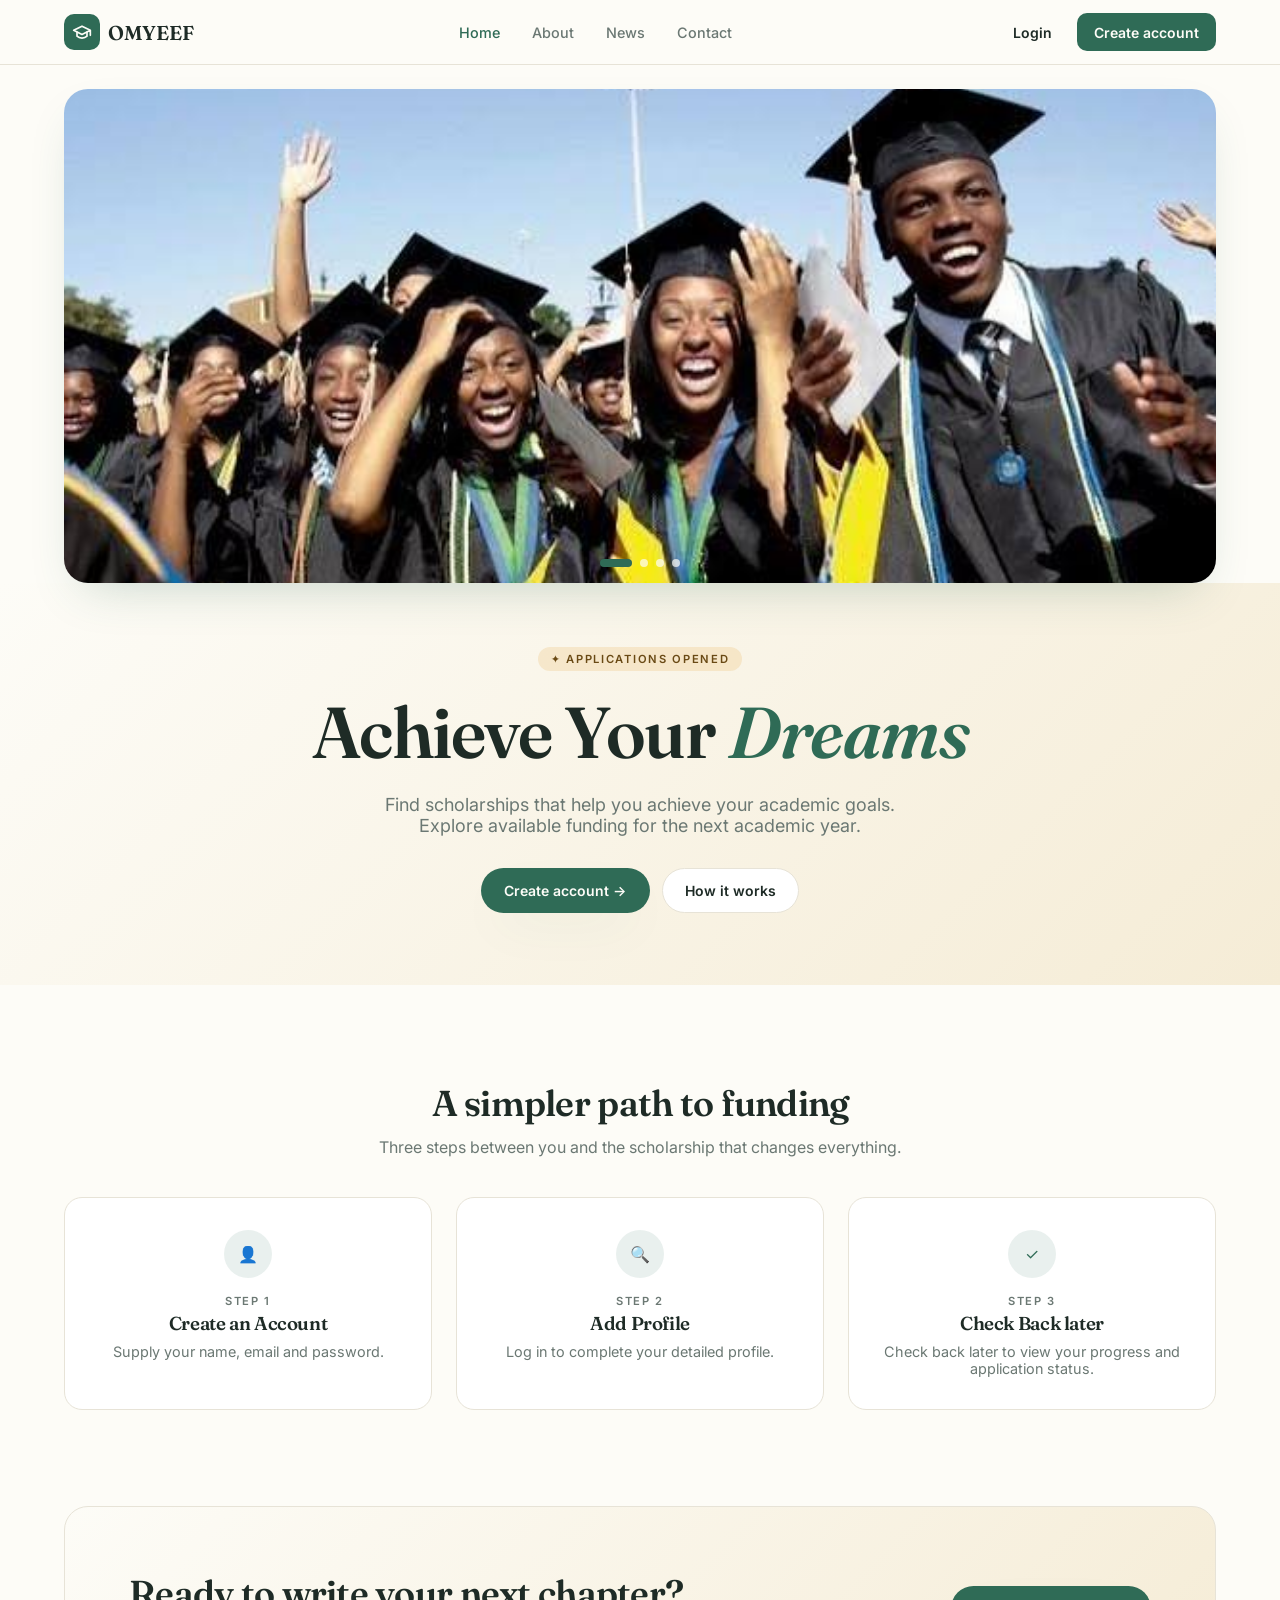
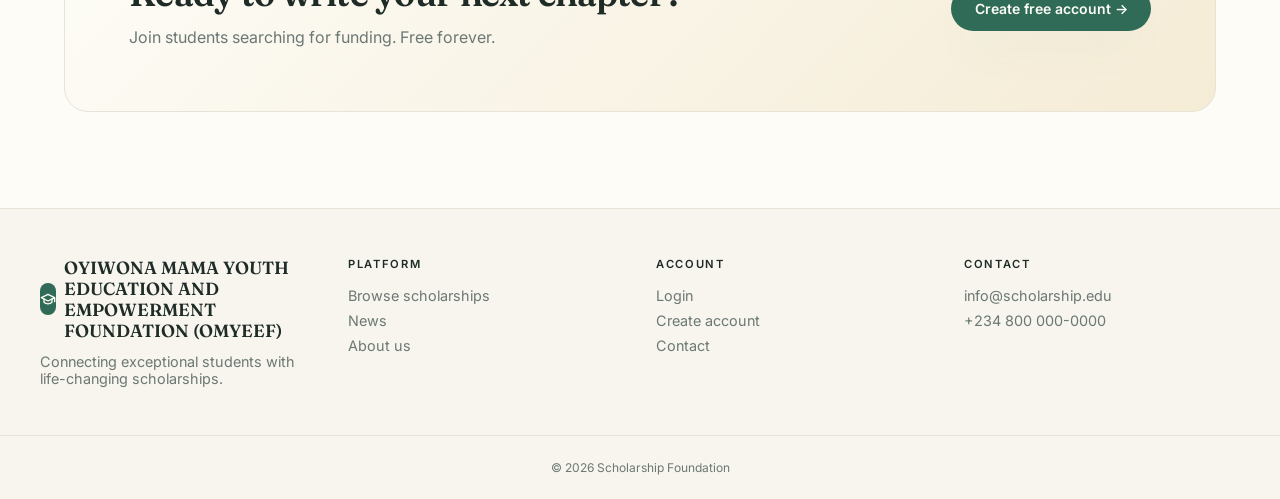
<file: index.html>
<!doctype html>
<html lang="en">
<head>
<meta charset="utf-8" />
<meta name="viewport" content="width=device-width, initial-scale=1" />
<title>OMYEEF</title>
<meta name="description" content="Discover, apply and win life-changing scholarships. Over $15M in funding available for the next academic year." />
<link rel="preconnect" href="https://fonts.googleapis.com" />
<link rel="preconnect" href="https://fonts.gstatic.com" crossorigin />
<link rel="stylesheet" href="https://fonts.googleapis.com/css2?family=Fraunces:opsz,wght@9..144,400;9..144,500;9..144,600;9..144,700&family=Inter:wght@400;500;600;700&display=swap" />
<link rel="stylesheet" href="styles.css" />
</head>
<body>
<header class="header">
  <div class="container header-inner">
    <a href="index.html" class="brand">
      <span class="brand-mark">
        <svg width="20" height="20" viewBox="0 0 24 24" fill="none" stroke="currentColor" stroke-width="2" stroke-linecap="round" stroke-linejoin="round"><path d="M22 10v6M2 10l10-5 10 5-10 5z"/><path d="M6 12v5c3 3 9 3 12 0v-5"/></svg>
      </span>
      <span class="brand-name">OMYEEF</span>
    </a>
    <nav class="nav-desktop" data-nav>
      <a href="index.html">Home</a>
      <a href="about.html">About</a>
      <a href="news.html">News</a>
      <a href="contact.html">Contact</a>
    </nav>
    <div class="header-cta">
      <a href="login.html" class="btn btn-ghost">Login</a>
      <a href="signup.html" class="btn btn-primary">Create account</a>
    </div>
    <button class="menu-toggle" data-menu-toggle aria-label="Open menu" aria-expanded="false">
      <svg class="icon-open" viewBox="0 0 24 24" fill="none" stroke="currentColor" stroke-width="2" stroke-linecap="round" stroke-linejoin="round"><line x1="3" y1="6" x2="21" y2="6"/><line x1="3" y1="12" x2="21" y2="12"/><line x1="3" y1="18" x2="21" y2="18"/></svg>
      <svg class="icon-close" viewBox="0 0 24 24" fill="none" stroke="currentColor" stroke-width="2" stroke-linecap="round" stroke-linejoin="round" style="display:none"><line x1="18" y1="6" x2="6" y2="18"/><line x1="6" y1="6" x2="18" y2="18"/></svg>
    </button>
  </div>
  <div class="nav-mobile" data-mobile-nav data-nav>
    <div class="container">
      <a href="index.html">Home</a>
      <a href="about.html">About</a>
      <a href="news.html">News</a>
      <a href="contact.html">Contact</a>
      <div class="nav-mobile-cta">
        <a href="login.html" class="btn btn-outline">Login</a>
        <a href="signup.html" class="btn btn-primary">Create account</a>
      </div>
    </div>
  </div>
</header>
<section class="carousel-section">
  <div class="container">
    <div class="carousel" data-carousel>
      <div class="carousel-track">
        <div class="carousel-slide"><img src="assets/hero-students.jpeg" alt="Students studying together in a bright library" /></div>
        <div class="carousel-slide"><img src="assets/hero-graduate.jpeg" alt="Smiling graduate in cap and gown" loading="lazy" /></div>
        <div class="carousel-slide"><img src="assets/hero-collab.jpeg" alt="International students collaborating on laptops" loading="lazy" /></div>
        <div class="carousel-slide"><img src="assets/hero.jpeg" alt="International students collaborating on laptops" loading="lazy" /></div>
      </div>
      <div class="carousel-dots"></div>
    </div>
  </div>
</section>
<section class="hero">
  <div class="container">
    <span class="badge">✦ Applications opened</span>
    <h1>Achieve Your <em>Dreams</em></h1>
    <p class="lead">Find scholarships that help you achieve your academic goals. Explore available funding for the next academic year.</p>
    <div class="hero-actions">
      <a href="signup.html" class="btn btn-primary btn-round">Create account →</a>
      <a href="about.html" class="btn btn-outline btn-round">How it works</a>
    </div>
    <!-- <div class="hero-trust">
      <div class="avatars">
        <span style="background:#e0b47a"></span>
        <span style="background:#7fb59f"></span>
        <span style="background:#c47b5a"></span>
        <span style="background:#8a9ac9"></span>
      </div>
      <p>Trusted by <strong>12,000+</strong> scholars worldwide</p>
    </div> -->
  </div>
</section>
<!-- <section class="container">
  <form class="search-bar" data-form>
    <label>🔍 <input placeholder="Field of study" /></label>
    <label>🌍 <input placeholder="Country" /></label>
    <label>🎓 <input placeholder="Degree level" /></label>
    <button type="submit">Search</button>
  </form>
</section> -->
<!-- <section class="container">
  <div class="stats">
    <div><div class="stat-value">$42M+</div><div class="stat-label">Total funding</div></div>
    <div><div class="stat-value">12,400</div><div class="stat-label">Students awarded</div></div>
    <div><div class="stat-value">180+</div><div class="stat-label">Partner universities</div></div>
    <div><div class="stat-value">94%</div><div class="stat-label">Completion rate</div></div>
  </div>
</section> -->
<section class="container section">
  <div style="text-align:center; margin-bottom: 2.5rem">
    <h2 style="font-size: clamp(1.75rem, 3vw, 2.25rem)">A simpler path to funding</h2>
    <p style="color:var(--muted); margin-top:.75rem">Three steps between you and the scholarship that changes everything.</p>
  </div>
  <div class="steps">
    <div class="step"><span class="icon-badge">👤</span><div class="kicker">Step 1</div><h3>Create an Account</h3><p style="color:var(--muted); font-size:.9rem; margin-top:.5rem">Supply your name, email and password.</p></div>
    <div class="step"><span class="icon-badge">🔍</span><div class="kicker">Step 2</div><h3>Add Profile</h3><p style="color:var(--muted); font-size:.9rem; margin-top:.5rem">Log in to complete your detailed profile.</p></div>
    <div class="step"><span class="icon-badge">✓</span><div class="kicker">Step 3</div><h3>Check Back later</h3><p style="color:var(--muted); font-size:.9rem; margin-top:.5rem">Check back later to view your progress and application status.</p></div>
  </div>
</section>
<!-- <section class="container section">
  <div class="section-head">
    <div>
      <h2>Featured opportunities</h2>
      <p>Curated awards with upcoming deadlines.</p>
    </div>
    <a href="#">View all →</a>
  </div>
  <div class="card-grid">
    <article class="card">
      <div class="card-head"><span class="icon-badge">🏆</span><span class="tag">Full tuition</span></div>
      <h3>Premium Grant</h3>
      <p class="desc">For undergraduates pursuing sustainable technology and engineering.</p>
      <div class="card-foot"><div><div class="value">100,000</div><div class="label">Award value</div></div><div style="text-align:right"><div class="value" style="font-size:.95rem">Oct 12</div><div class="label">Deadline</div></div></div>
    </article>
    <article class="card">
      <div class="card-head"><span class="icon-badge">🏆</span><span class="tag">New</span></div>
      <h3>Tuition Support</h3>
      <p class="desc">Financial support that covers part of your tuition and education expenses.</p>
      <div class="card-foot"><div><div class="value">25,500</div><div class="label">Award value</div></div><div style="text-align:right"><div class="value" style="font-size:.95rem">Nov 30</div><div class="label">Deadline</div></div></div>
    </article>
    <article class="card">
      <div class="card-head"><span class="icon-badge">🏆</span><span class="tag">Multi-year</span></div>
      <h3>Early Learners</h3>
      <p class="desc">Scholarships for orphans and less privileged children.</p>
      <div class="card-foot"><div><div class="value">15,000</div><div class="label">Award value</div></div><div style="text-align:right"><div class="value" style="font-size:.95rem">Dec 15</div><div class="label">Deadline</div></div></div>
    </article>
  </div>
</section> -->
<section class="container">
  <div class="cta">
    <div>
      <h2>Ready to write your next chapter?</h2>
      <p>Join students searching for funding. Free forever.</p>
    </div>
    <div class="actions"><a href="signup.html" class="btn btn-primary btn-round">Create free account →</a></div>
  </div>
</section>
<footer class="footer">
  <div class="container footer-grid">
    <div>
      <div class="brand"><span class="brand-mark" style="width:32px;height:32px"><svg width="16" height="16" viewBox="0 0 24 24" fill="none" stroke="currentColor" stroke-width="2" stroke-linecap="round" stroke-linejoin="round"><path d="M22 10v6M2 10l10-5 10 5-10 5z"/><path d="M6 12v5c3 3 9 3 12 0v-5"/></svg></span><span class="brand-name" style="font-size:1.1rem">OYIWONA MAMA YOUTH EDUCATION AND EMPOWERMENT FOUNDATION
(OMYEEF)</span></div>
      <p class="tagline">Connecting exceptional students with life-changing scholarships.</p>
    </div>
    <div><h4>Platform</h4><ul><li><a href="index.html">Browse scholarships</a></li><li><a href="news.html">News</a></li><li><a href="about.html">About us</a></li></ul></div>
    <div><h4>Account</h4><ul><li><a href="login.html">Login</a></li><li><a href="signup.html">Create account</a></li><li><a href="contact.html">Contact</a></li></ul></div>
    <div><h4>Contact</h4><ul><li>info@scholarship.edu</li><li>+234 800 000-0000</li></ul></div>
  </div>
  <div class="footer-bottom">© <span id="year"></span> Scholarship Foundation</div>
</footer>
<script>document.getElementById('year').textContent = new Date().getFullYear();</script>
<script src="script.js"></script>
</body>
</html>
</file>
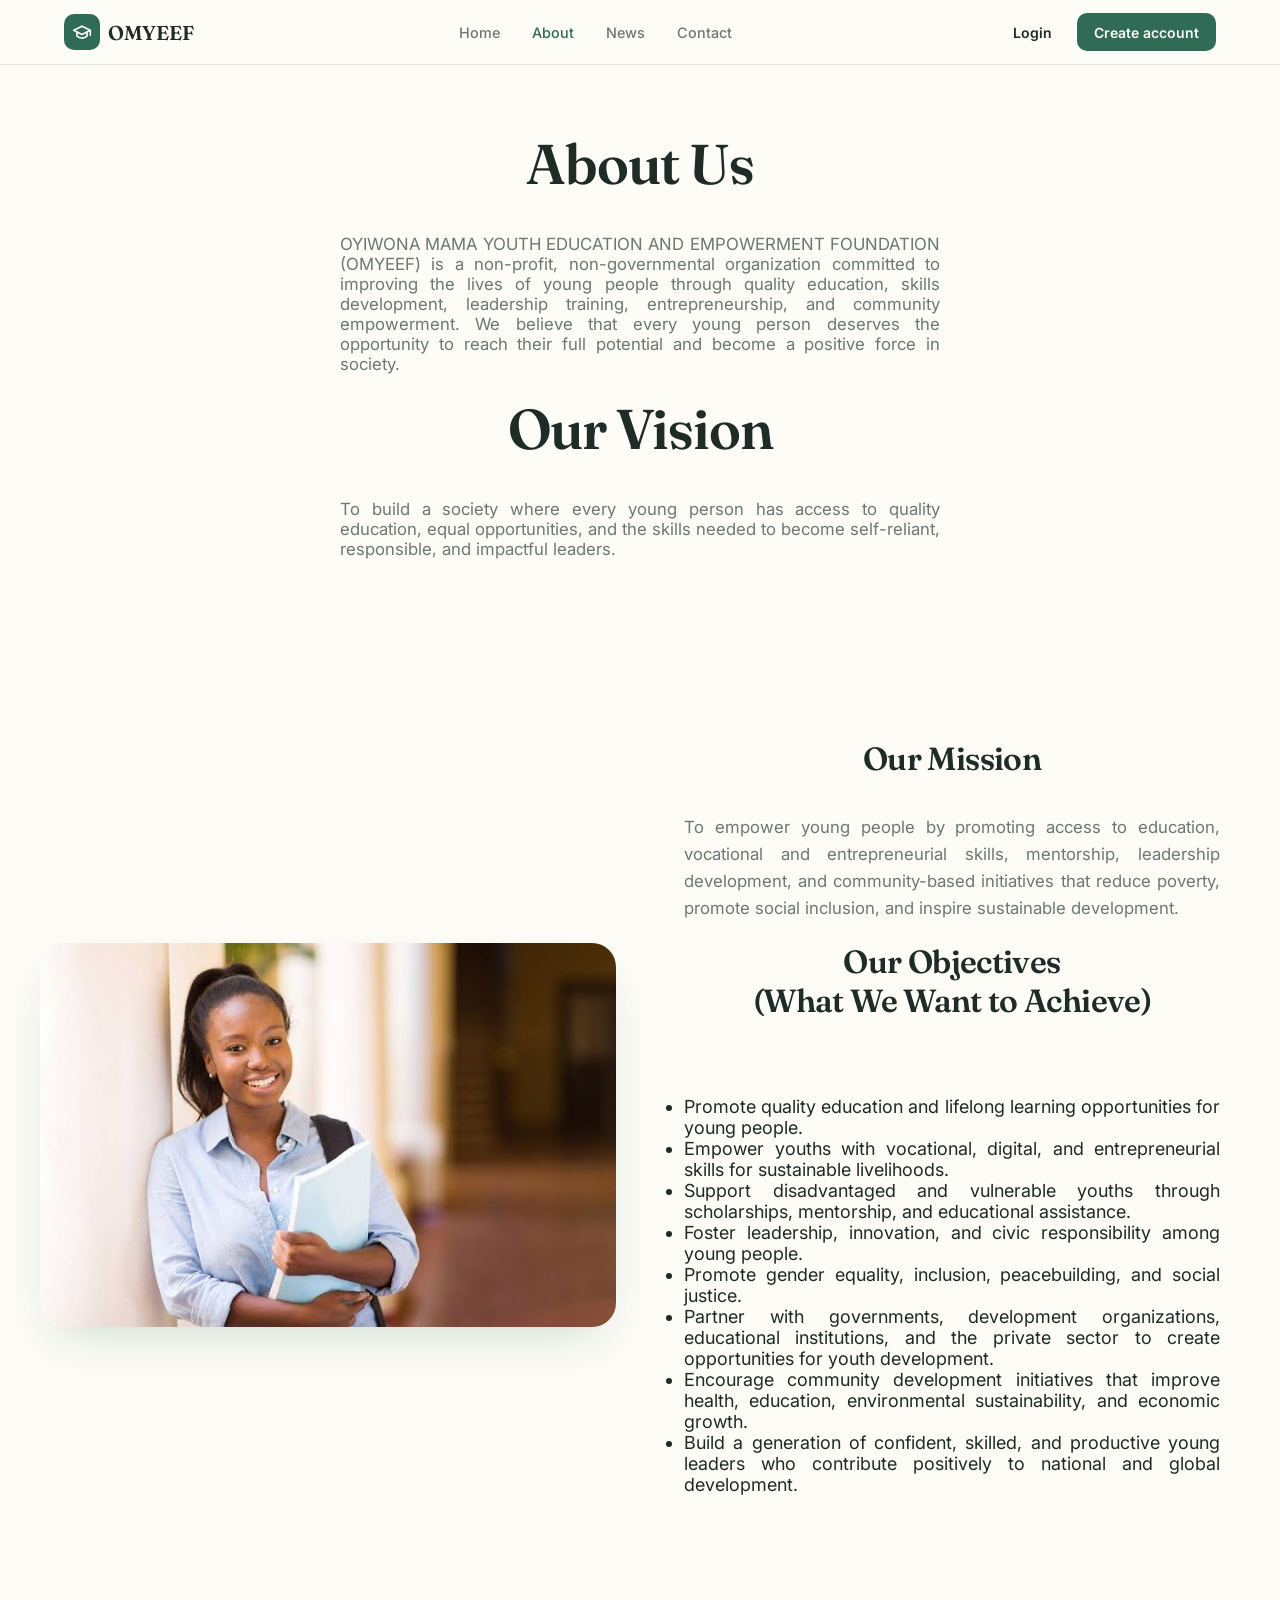
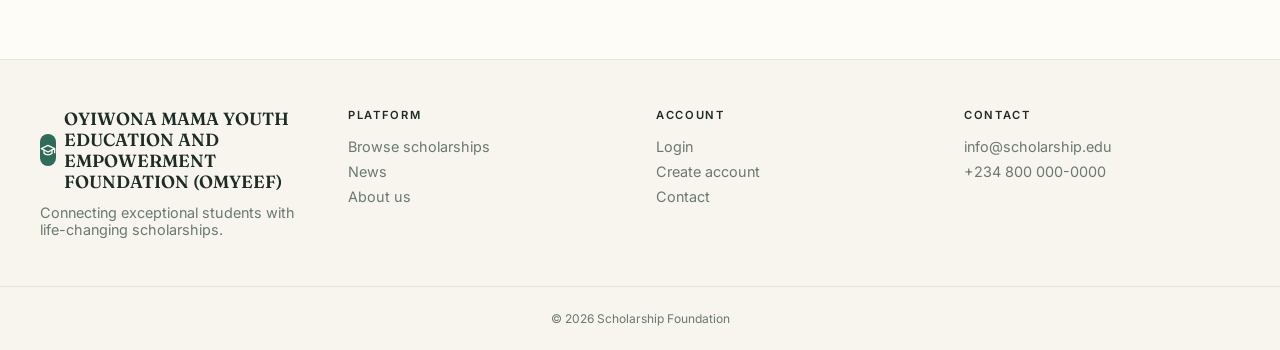
<file: about.html>
<!doctype html>
<html lang="en">
<head>
<meta charset="utf-8" />
<meta name="viewport" content="width=device-width, initial-scale=1" />
<title>About — OMYEEF</title>
<meta name="description" content="Luminary connects exceptional students with life-changing scholarships. Learn about our mission and values." />
<link rel="preconnect" href="https://fonts.googleapis.com" />
<link rel="preconnect" href="https://fonts.gstatic.com" crossorigin />
<link rel="stylesheet" href="https://fonts.googleapis.com/css2?family=Fraunces:opsz,wght@9..144,400;9..144,500;9..144,600;9..144,700&family=Inter:wght@400;500;600;700&display=swap" />
<link rel="stylesheet" href="styles.css" />
</head>
<body>
<header class="header">
  <div class="container header-inner">
    <a href="index.html" class="brand"><span class="brand-mark"><svg width="20" height="20" viewBox="0 0 24 24" fill="none" stroke="currentColor" stroke-width="2" stroke-linecap="round" stroke-linejoin="round"><path d="M22 10v6M2 10l10-5 10 5-10 5z"/><path d="M6 12v5c3 3 9 3 12 0v-5"/></svg></span><span class="brand-name">OMYEEF</span></a>
    <nav class="nav-desktop" data-nav>
      <a href="index.html">Home</a><a href="about.html">About</a><a href="news.html">News</a><a href="contact.html">Contact</a>
    </nav>
    <div class="header-cta">
      <a href="login.html" class="btn btn-ghost">Login</a>
      <a href="signup.html" class="btn btn-primary">Create account</a>
    </div>
    <button class="menu-toggle" data-menu-toggle aria-label="Open menu" aria-expanded="false">
      <svg class="icon-open" viewBox="0 0 24 24" fill="none" stroke="currentColor" stroke-width="2" stroke-linecap="round" stroke-linejoin="round"><line x1="3" y1="6" x2="21" y2="6"/><line x1="3" y1="12" x2="21" y2="12"/><line x1="3" y1="18" x2="21" y2="18"/></svg>
      <svg class="icon-close" viewBox="0 0 24 24" fill="none" stroke="currentColor" stroke-width="2" stroke-linecap="round" stroke-linejoin="round" style="display:none"><line x1="18" y1="6" x2="6" y2="18"/><line x1="6" y1="6" x2="18" y2="18"/></svg>
    </button>
  </div>
  <div class="nav-mobile" data-mobile-nav data-nav>
    <div class="container">
      <a href="index.html">Home</a><a href="about.html">About</a><a href="news.html">News</a><a href="contact.html">Contact</a>
      <div class="nav-mobile-cta"><a href="login.html" class="btn btn-outline">Login</a><a href="signup.html" class="btn btn-primary">Create account</a></div>
    </div>
  </div>
</header>
<section class="container page-hero">
  <!-- <span class="badge">About Us</span> -->
    <h1>About Us</h1>
  <p style="text-align: justify; padding: 20px;"> 
    OYIWONA MAMA YOUTH EDUCATION AND EMPOWERMENT FOUNDATION (OMYEEF) is a non-profit, non-governmental organization committed to improving the lives of young people through quality education, skills development, leadership training, entrepreneurship, and community empowerment. We believe that every young person deserves the opportunity to reach their full potential and become a positive force in society.
  </p>
  <!-- <h1>Our mission is <em style="color:var(--primary);font-style:italic">access</em></h1> -->
  <h1>Our Vision</h1>
  <p style="text-align: justify; padding: 20px;"> 
    To build a society where every young person has access to quality education, equal opportunities, and the skills needed to become self-reliant, responsible, and impactful leaders.
  </p>
</section>
<section class="container page-hero">
  <div class="about-grid">
    <img src="assets/about-student.jpeg" alt="Student in a library" />
    <div>
      <h2 style="font-size:2rem;">Our Mission</h2>
      <p style="color:var(--muted); margin-top:1rem; line-height:1.6; text-align: justify; padding: 20px;">
        To empower young people by promoting access to education, vocational and entrepreneurial skills, mentorship, leadership development, and community-based initiatives that reduce poverty, promote social inclusion, and inspire sustainable development.
      </p>
      <h2 style="font-size:2rem;">Our Objectives <br>(What We Want to Achieve)</h2>
      <p style="color:var(--muted); margin-top:1rem; line-height:1.6; text-align: justify; padding: 20px;">
        <ul style="text-align: justify; padding: 20px; font-size:18px;">
          <li>
            Promote quality education and lifelong learning opportunities for young people.
          </li>
          <li>
            Empower youths with vocational, digital, and entrepreneurial skills for sustainable livelihoods.
          </li>
          <li>
            Support disadvantaged and vulnerable youths through scholarships, mentorship, and educational assistance.
          </li>
          <li>  
            Foster leadership, innovation, and civic responsibility among young people.
          </li>
          <li>
            Promote gender equality, inclusion, peacebuilding, and social justice.
          </li>
          <li>           
            Partner with governments, development organizations, educational institutions, and the private sector to create opportunities for youth development.
          </li>
          <li>
            Encourage community development initiatives that improve health, education, environmental sustainability, and economic growth.
          </li>
          <li>
            Build a generation of confident, skilled, and productive young leaders who contribute positively to national and global development.
          </li>
        </ul>
      </p>
    </div>
  </div>
</section>
<!-- <section class="container section">
  <div style="text-align:center">
    <h2 style="font-size: clamp(1.75rem, 3vw, 2.25rem)">What we value</h2>
    <p style="color:var(--muted); margin-top:.75rem">The principles that shape every decision we make.</p>
  </div>
  <div class="value-grid">
    <div class="step" style="text-align:left"><span class="icon-badge">🎯</span><h3 style="margin-top:1rem">Merit and need, together</h3><p style="color:var(--muted); font-size:.9rem; margin-top:.5rem">We weigh potential and circumstance in equal measure.</p></div>
    <div class="step" style="text-align:left"><span class="icon-badge">🌍</span><h3 style="margin-top:1rem">Global by default</h3><p style="color:var(--muted); font-size:.9rem; margin-top:.5rem">Talent exists everywhere. Our scholarships follow.</p></div>
    <div class="step" style="text-align:left"><span class="icon-badge">🤝</span><h3 style="margin-top:1rem">Support beyond funding</h3><p style="color:var(--muted); font-size:.9rem; margin-top:.5rem">Mentorship, community and career guidance included.</p></div>
  </div>
</section> -->
<footer class="footer">
  <div class="container footer-grid">
    <div>
      <div class="brand"><span class="brand-mark" style="width:32px;height:32px"><svg width="16" height="16" viewBox="0 0 24 24" fill="none" stroke="currentColor" stroke-width="2" stroke-linecap="round" stroke-linejoin="round"><path d="M22 10v6M2 10l10-5 10 5-10 5z"/><path d="M6 12v5c3 3 9 3 12 0v-5"/></svg></span><span class="brand-name" style="font-size:1.1rem">OYIWONA MAMA YOUTH EDUCATION AND EMPOWERMENT FOUNDATION
(OMYEEF)</span></div>
      <p class="tagline">Connecting exceptional students with life-changing scholarships.</p>
    </div>
    <div><h4>Platform</h4><ul><li><a href="index.html">Browse scholarships</a></li><li><a href="news.html">News</a></li><li><a href="about.html">About us</a></li></ul></div>
    <div><h4>Account</h4><ul><li><a href="login.html">Login</a></li><li><a href="signup.html">Create account</a></li><li><a href="contact.html">Contact</a></li></ul></div>
    <div><h4>Contact</h4><ul><li>info@scholarship.edu</li><li>+234 800 000-0000</li></ul></div>
  </div>
  <div class="footer-bottom">© <span id="year"></span> Scholarship Foundation</div>
</footer>
<script>document.getElementById('year').textContent = new Date().getFullYear();</script>
<script src="script.js"></script>
</body>
</html>
</file>
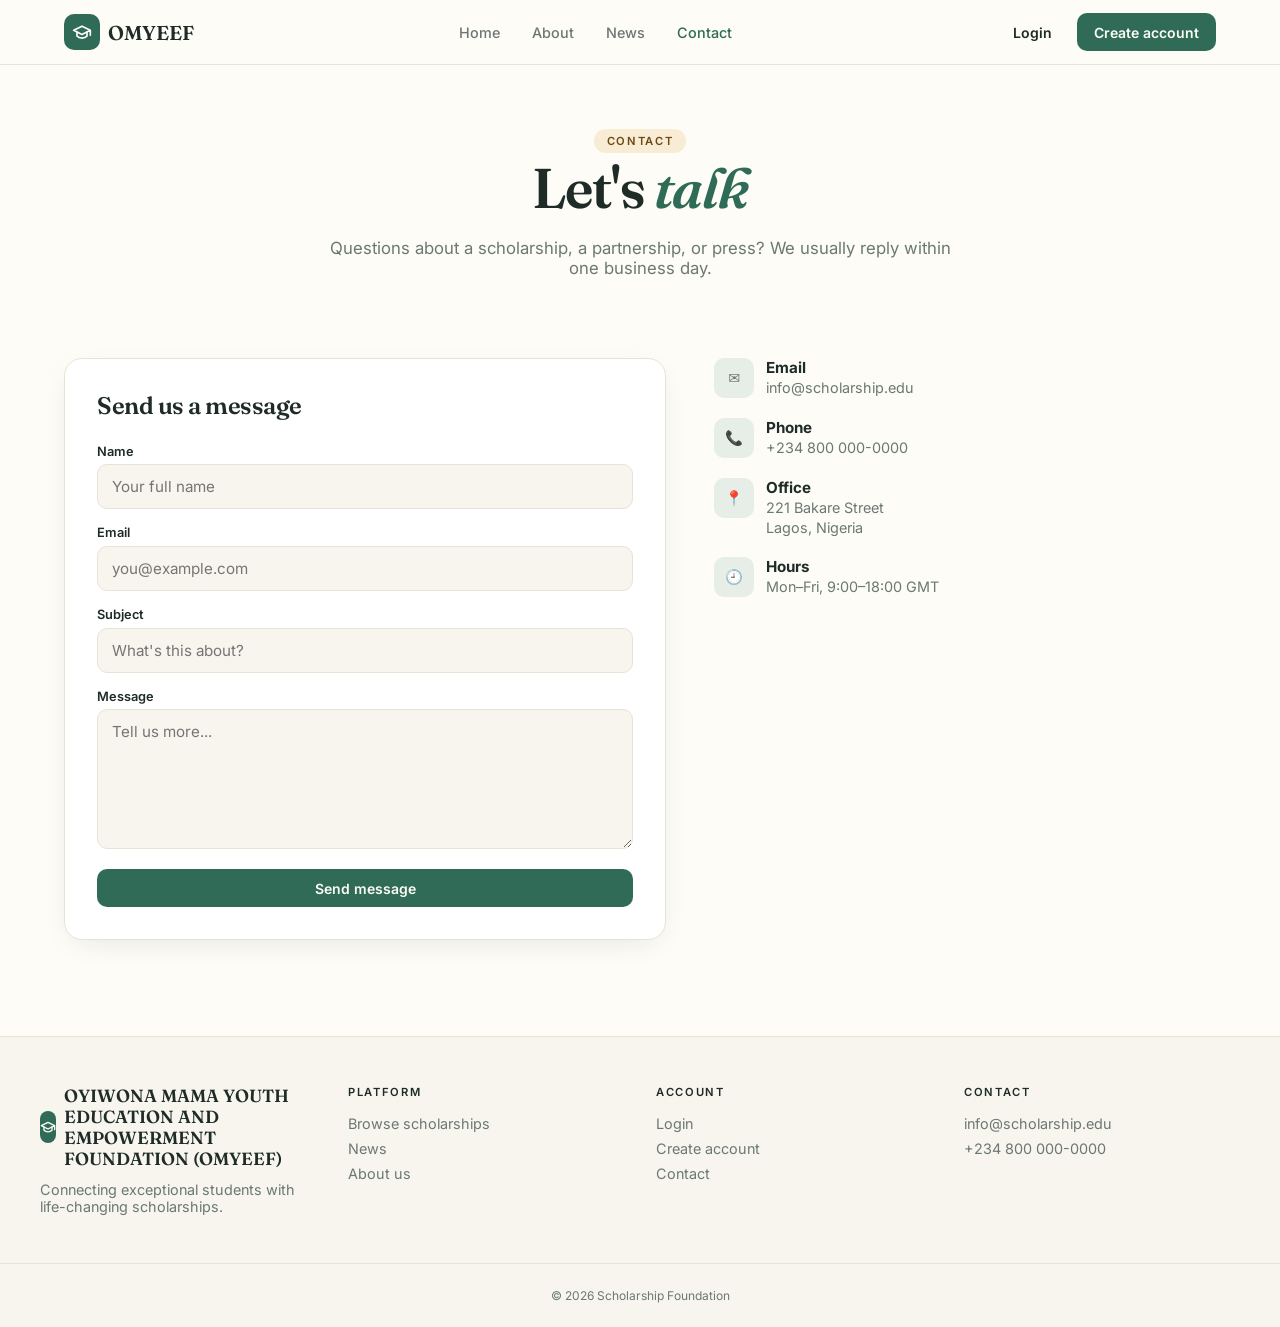
<file: contact.html>
<!doctype html>
<html lang="en">
<head>
<meta charset="utf-8" />
<meta name="viewport" content="width=device-width, initial-scale=1" />
<title>Contact — OMYEEF</title>
<meta name="description" content="Get in touch with the Luminary team about scholarships, partnerships or press." />
<link rel="preconnect" href="https://fonts.googleapis.com" />
<link rel="preconnect" href="https://fonts.gstatic.com" crossorigin />
<link rel="stylesheet" href="https://fonts.googleapis.com/css2?family=Fraunces:opsz,wght@9..144,400;9..144,500;9..144,600;9..144,700&family=Inter:wght@400;500;600;700&display=swap" />
<link rel="stylesheet" href="styles.css" />
</head>
<body>
<header class="header">
  <div class="container header-inner">
    <a href="index.html" class="brand"><span class="brand-mark"><svg width="20" height="20" viewBox="0 0 24 24" fill="none" stroke="currentColor" stroke-width="2" stroke-linecap="round" stroke-linejoin="round"><path d="M22 10v6M2 10l10-5 10 5-10 5z"/><path d="M6 12v5c3 3 9 3 12 0v-5"/></svg></span><span class="brand-name">OMYEEF</span></a>
    <nav class="nav-desktop" data-nav>
      <a href="index.html">Home</a><a href="about.html">About</a><a href="news.html">News</a><a href="contact.html">Contact</a>
    </nav>
    <div class="header-cta">
      <a href="login.html" class="btn btn-ghost">Login</a>
      <a href="signup.html" class="btn btn-primary">Create account</a>
    </div>
    <button class="menu-toggle" data-menu-toggle aria-label="Open menu" aria-expanded="false">
      <svg class="icon-open" viewBox="0 0 24 24" fill="none" stroke="currentColor" stroke-width="2" stroke-linecap="round" stroke-linejoin="round"><line x1="3" y1="6" x2="21" y2="6"/><line x1="3" y1="12" x2="21" y2="12"/><line x1="3" y1="18" x2="21" y2="18"/></svg>
      <svg class="icon-close" viewBox="0 0 24 24" fill="none" stroke="currentColor" stroke-width="2" stroke-linecap="round" stroke-linejoin="round" style="display:none"><line x1="18" y1="6" x2="6" y2="18"/><line x1="6" y1="6" x2="18" y2="18"/></svg>
    </button>
  </div>
  <div class="nav-mobile" data-mobile-nav data-nav>
    <div class="container">
      <a href="index.html">Home</a><a href="about.html">About</a><a href="news.html">News</a><a href="contact.html">Contact</a>
      <div class="nav-mobile-cta"><a href="login.html" class="btn btn-outline">Login</a><a href="signup.html" class="btn btn-primary">Create account</a></div>
    </div>
  </div>
</header>
<section class="container page-hero">
  <span class="badge">Contact</span>
  <h1>Let's <em style="color:var(--primary);font-style:italic">talk</em></h1>
  <p>Questions about a scholarship, a partnership, or press? We usually reply within one business day.</p>
</section>
<section class="container">
  <div class="form-grid">
    <div class="form-card">
      <h2>Send us a message</h2>
      <form data-form>
        <div class="field"><label>Name</label><input type="text" placeholder="Your full name" required /></div>
        <div class="field"><label>Email</label><input type="email" placeholder="you@example.com" required /></div>
        <div class="field"><label>Subject</label><input type="text" placeholder="What's this about?" /></div>
        <div class="field"><label>Message</label><textarea placeholder="Tell us more..." required></textarea></div>
        <button type="submit" class="btn btn-primary">Send message</button>
      </form>
    </div>
    <div>
      <ul class="info-list">
        <li><span class="icon-badge">✉️</span><div><strong>Email</strong><span>info@scholarship.edu</span></div></li>
        <li><span class="icon-badge">📞</span><div><strong>Phone</strong><span>+234 800 000-0000</span></div></li>
        <li><span class="icon-badge">📍</span><div><strong>Office</strong><span>221 Bakare Street<br />Lagos, Nigeria</span></div></li>
        <li><span class="icon-badge">🕘</span><div><strong>Hours</strong><span>Mon–Fri, 9:00–18:00 GMT</span></div></li>
      </ul>
    </div>
  </div>
</section>
<footer class="footer">
  <div class="container footer-grid">
    <div>
      <div class="brand"><span class="brand-mark" style="width:32px;height:32px"><svg width="16" height="16" viewBox="0 0 24 24" fill="none" stroke="currentColor" stroke-width="2" stroke-linecap="round" stroke-linejoin="round"><path d="M22 10v6M2 10l10-5 10 5-10 5z"/><path d="M6 12v5c3 3 9 3 12 0v-5"/></svg></span><span class="brand-name" style="font-size:1.1rem">OYIWONA MAMA YOUTH EDUCATION AND EMPOWERMENT FOUNDATION
(OMYEEF)</span></div>
      <p class="tagline">Connecting exceptional students with life-changing scholarships.</p>
    </div>
    <div><h4>Platform</h4><ul><li><a href="index.html">Browse scholarships</a></li><li><a href="news.html">News</a></li><li><a href="about.html">About us</a></li></ul></div>
    <div><h4>Account</h4><ul><li><a href="login.html">Login</a></li><li><a href="signup.html">Create account</a></li><li><a href="contact.html">Contact</a></li></ul></div>
    <div><h4>Contact</h4><ul><li>info@scholarship.edu</li><li>+234 800 000-0000</li></ul></div>
  </div>
  <div class="footer-bottom">© <span id="year"></span> Scholarship Foundation</div>
</footer>
<script>document.getElementById('year').textContent = new Date().getFullYear();</script>
<script src="script.js"></script>
</body>
</html>
</file>
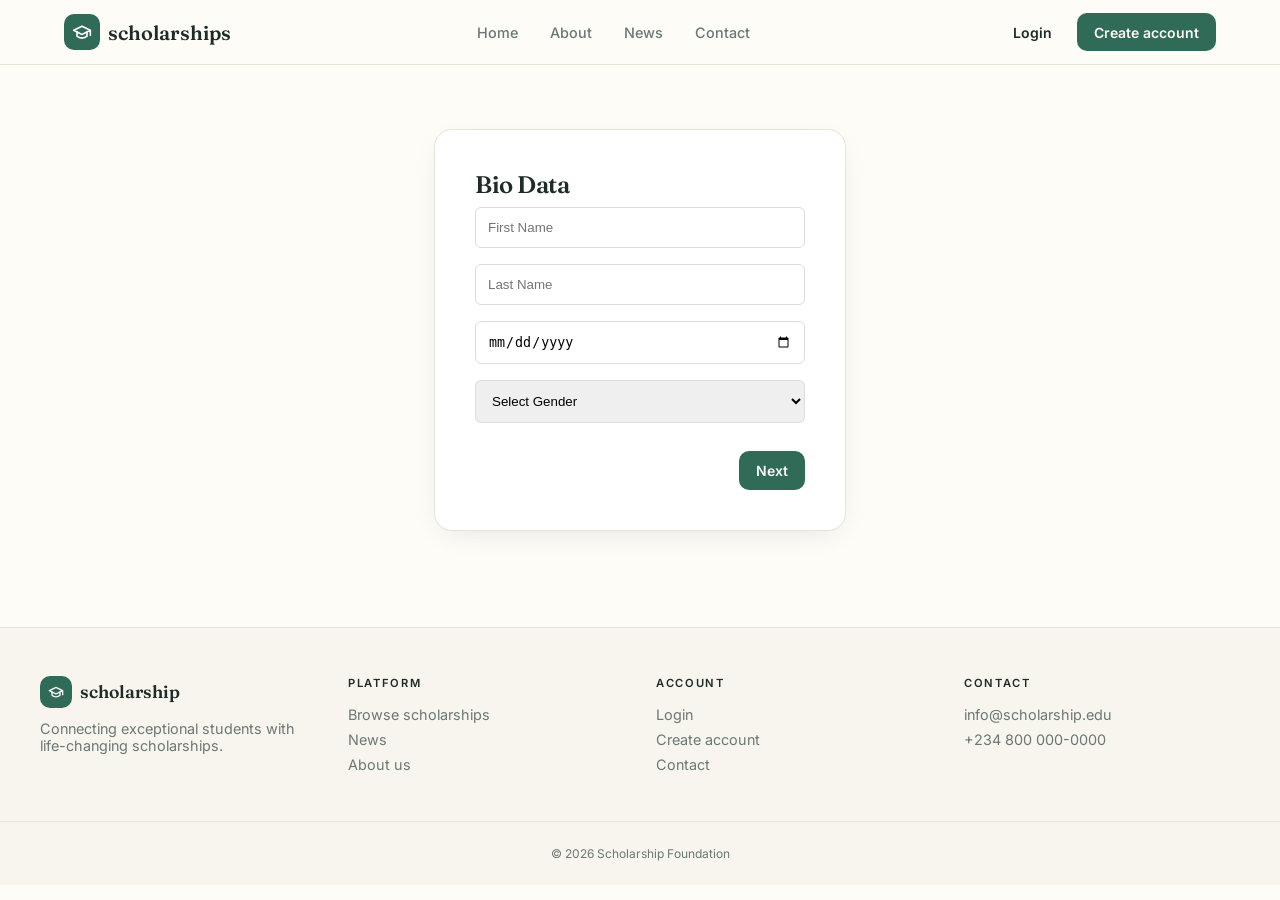
<file: form.html>
<!doctype html>
<html lang="en">
<head>
<meta charset="utf-8" />
<meta name="viewport" content="width=device-width, initial-scale=1" />
<title>Create account — scholarships</title>
<link rel="stylesheet" href="https://fonts.googleapis.com/css2?family=Fraunces:opsz,wght@9..144,400;9..144,500;9..144,600;9..144,700&family=Inter:wght@400;500;600;700&display=swap" />
<link rel="stylesheet" href="styles.css" />
<style>
    /* Multi-step form specific styles */
    .form-step {
        display: none;
    }
    .form-step.active {
        display: block;
        animation: fadeIn 0.4s;
    }
    @keyframes fadeIn {
        from {
            opacity: 0;
        } to { opacity: 1; } 
    }
    .multi-btn-group {
        display: flex;
        justify-content: space-between;
        margin-top: 20px;
    }
    .auth-card input, .auth-card select {
        width: 100%;
        padding: 12px;
        margin: 8px 0;
        border: 1px solid #ddd;
        border-radius: 6px;
    }
    @keyframes slide {
        from { transform: translateX(50px); opacity: 0; } to { transform: translateX(0); opacity: 1; }
    }
</style>
</head>
<body>

<header class="header">
  <div class="container header-inner">
    <a href="index.html" class="brand"><span class="brand-mark"><svg width="20" height="20" viewBox="0 0 24 24" fill="none" stroke="currentColor" stroke-width="2" stroke-linecap="round" stroke-linejoin="round"><path d="M22 10v6M2 10l10-5 10 5-10 5z"/><path d="M6 12v5c3 3 9 3 12 0v-5"/></svg></span><span class="brand-name">scholarships</span></a>
    <nav class="nav-desktop" data-nav>
      <a href="index.html">Home</a><a href="about.html">About</a><a href="news.html">News</a><a href="contact.html">Contact</a>
    </nav>
    <div class="header-cta">
      <a href="login.html" class="btn btn-ghost">Login</a>
      <a href="signup.html" class="btn btn-primary">Create account</a>
    </div>
    <button class="menu-toggle" data-menu-toggle aria-label="Open menu" aria-expanded="false">
      <svg class="icon-open" viewBox="0 0 24 24" fill="none" stroke="currentColor" stroke-width="2" stroke-linecap="round" stroke-linejoin="round"><line x1="3" y1="6" x2="21" y2="6"/><line x1="3" y1="12" x2="21" y2="12"/><line x1="3" y1="18" x2="21" y2="18"/></svg>
      <svg class="icon-close" viewBox="0 0 24 24" fill="none" stroke="currentColor" stroke-width="2" stroke-linecap="round" stroke-linejoin="round" style="display:none"><line x1="18" y1="6" x2="6" y2="18"/><line x1="6" y1="6" x2="18" y2="18"/></svg>
    </button>
  </div>
  <div class="nav-mobile" data-mobile-nav data-nav>
    <div class="container">
      <a href="index.html">Home</a><a href="about.html">About</a><a href="news.html">News</a><a href="contact.html">Contact</a>
      <div class="nav-mobile-cta"><a href="login.html" class="btn btn-outline">Login</a><a href="signup.html" class="btn btn-primary">Create account</a></div>
    </div>
  </div>
</header>

<div class="auth-wrap">
  <div class="auth-card">
    <form id="multiForm">
        <div class="form-step active">
            <h2>Bio Data</h2>
            <input type="text" placeholder="First Name" required>
            <input type="text" placeholder="Last Name" required>
            <input type="date" required>
            <select>
                <option>Select Gender</option>
                <option value="Male">Male</option>
                <option value="Female">Female</option>
            </select>
            <div class="multi-btn-group"><span></span><button type="button" class="btn btn-primary next">Next</button></div>
        </div>
        <div class="form-step">
            <h2>Contact</h2>
            <input type="email" placeholder="Email" required>
            <input type="tel" placeholder="Phone Number" required>
            <input type="text" placeholder="Address">
            <div class="multi-btn-group"><button type="button" class="btn btn-ghost prev">Back</button><button type="button" class="btn btn-primary next">Next</button></div>
        </div>
        <div class="form-step">
            <h2>Origin</h2>
            <input type="text" placeholder="Country">
            <input type="text" placeholder="State">
            <input type="text" placeholder="Local Government">
            <div class="multi-btn-group"><button type="button" class="btn btn-ghost prev">Back</button><button type="button" class="btn btn-primary next">Next</button></div>
        </div>
        <div class="form-step">
            <h2>Academic</h2>
            <input type="text" placeholder="Institution">
            <input type="text" placeholder="Department">
            <select>
                <option>Select Level</option>
                <option>100 Level</option>
                <option>200 Level</option>
                <option>400 Level</option>
            </select>
            <div class="multi-btn-group"><button type="button" class="btn btn-ghost prev">Back</button><button type="submit" class="btn btn-primary">Submit</button></div>
        </div>
    </form>
  </div>
</div>

<footer class="footer">
  <div class="container footer-grid">
    <div>
      <div class="brand"><span class="brand-mark" style="width:32px;height:32px"><svg width="16" height="16" viewBox="0 0 24 24" fill="none" stroke="currentColor" stroke-width="2" stroke-linecap="round" stroke-linejoin="round"><path d="M22 10v6M2 10l10-5 10 5-10 5z"/><path d="M6 12v5c3 3 9 3 12 0v-5"/></svg></span><span class="brand-name" style="font-size:1.1rem">scholarship</span></div>
      <p class="tagline">Connecting exceptional students with life-changing scholarships.</p>
    </div>
    <div><h4>Platform</h4><ul><li><a href="index.html">Browse scholarships</a></li><li><a href="news.html">News</a></li><li><a href="about.html">About us</a></li></ul></div>
    <div><h4>Account</h4><ul><li><a href="login.html">Login</a></li><li><a href="signup.html">Create account</a></li><li><a href="contact.html">Contact</a></li></ul></div>
    <div><h4>Contact</h4><ul><li>info@scholarship.edu</li><li>+234 800 000-0000</li></ul></div>
  </div>
  <div class="footer-bottom">© <span id="year"></span> Scholarship Foundation</div>
</footer>

<script>
    // Mobile Menu Toggle Logic
    const menuToggle = document.querySelector('[data-menu-toggle]');
    const mobileNav = document.querySelector('[data-mobile-nav]');
    const iconOpen = document.querySelector('.icon-open');
    const iconClose = document.querySelector('.icon-close');

    menuToggle.addEventListener('click', () => {
        const isOpen = menuToggle.getAttribute('aria-expanded') === 'true';
        menuToggle.setAttribute('aria-expanded', !isOpen);
        mobileNav.style.display = isOpen ? 'none' : 'block';
        iconOpen.style.display = isOpen ? 'block' : 'none';
        iconClose.style.display = isOpen ? 'none' : 'block';
    });

    // Multi-Step Form Logic
    const steps = document.querySelectorAll(".form-step");
    let currentStep = 0;
    document.querySelectorAll(".next").forEach(btn => btn.addEventListener("click", () => { if(currentStep < steps.length-1) { steps[currentStep].classList.remove("active"); steps[++currentStep].classList.add("active"); }}));
    document.querySelectorAll(".prev").forEach(btn => btn.addEventListener("click", () => { if(currentStep > 0) { steps[currentStep].classList.remove("active"); steps[--currentStep].classList.add("active"); }}));
    
    document.getElementById('year').textContent = new Date().getFullYear();
</script>
<script src="script.js"></script>
</body>
</html>
</file>
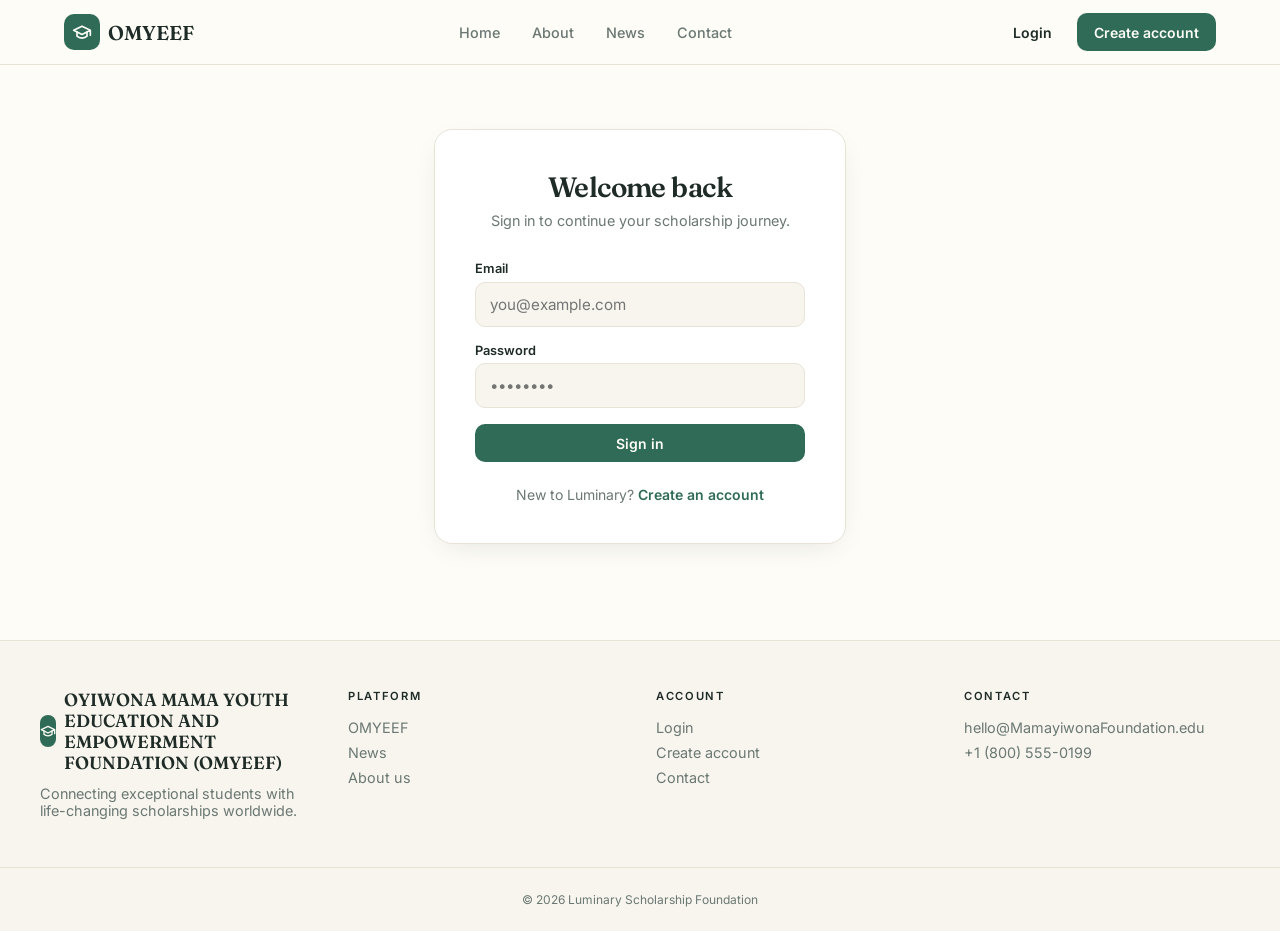
<file: login.html>
<!doctype html>
<html lang="en">
<head>
<meta charset="utf-8" />
<meta name="viewport" content="width=device-width, initial-scale=1" />
<title>Login — OMYEEF</title>
<meta name="description" content="Sign in to your Luminary account to manage your scholarship applications." />
<link rel="preconnect" href="https://fonts.googleapis.com" />
<link rel="preconnect" href="https://fonts.gstatic.com" crossorigin />
<link rel="stylesheet" href="https://fonts.googleapis.com/css2?family=Fraunces:opsz,wght@9..144,400;9..144,500;9..144,600;9..144,700&family=Inter:wght@400;500;600;700&display=swap" />
<link rel="stylesheet" href="styles.css" />
</head>
<body>
<header class="header">
  <div class="container header-inner">
    <a href="index.html" class="brand"><span class="brand-mark"><svg width="20" height="20" viewBox="0 0 24 24" fill="none" stroke="currentColor" stroke-width="2" stroke-linecap="round" stroke-linejoin="round"><path d="M22 10v6M2 10l10-5 10 5-10 5z"/><path d="M6 12v5c3 3 9 3 12 0v-5"/></svg></span><span class="brand-name">OMYEEF</span></a>
    <nav class="nav-desktop" data-nav>
      <a href="index.html">Home</a><a href="about.html">About</a><a href="news.html">News</a><a href="contact.html">Contact</a>
    </nav>
    <div class="header-cta">
      <a href="login.html" class="btn btn-ghost">Login</a>
      <a href="signup.html" class="btn btn-primary">Create account</a>
    </div>
    <button class="menu-toggle" data-menu-toggle aria-label="Open menu" aria-expanded="false">
      <svg class="icon-open" viewBox="0 0 24 24" fill="none" stroke="currentColor" stroke-width="2" stroke-linecap="round" stroke-linejoin="round"><line x1="3" y1="6" x2="21" y2="6"/><line x1="3" y1="12" x2="21" y2="12"/><line x1="3" y1="18" x2="21" y2="18"/></svg>
      <svg class="icon-close" viewBox="0 0 24 24" fill="none" stroke="currentColor" stroke-width="2" stroke-linecap="round" stroke-linejoin="round" style="display:none"><line x1="18" y1="6" x2="6" y2="18"/><line x1="6" y1="6" x2="18" y2="18"/></svg>
    </button>
  </div>
  <div class="nav-mobile" data-mobile-nav data-nav>
    <div class="container">
      <a href="index.html">Home</a><a href="about.html">About</a><a href="news.html">News</a><a href="contact.html">Contact</a>
      <div class="nav-mobile-cta"><a href="login.html" class="btn btn-outline">Login</a><a href="signup.html" class="btn btn-primary">Create account</a></div>
    </div>
  </div>
</header>
<div class="auth-wrap">
  <div class="auth-card">
    <h1>Welcome back</h1>
    <p class="sub">Sign in to continue your scholarship journey.</p>
    <form data-form>
      <div class="field"><label>Email</label><input type="email" placeholder="you@example.com" required /></div>
      <div class="field"><label>Password</label><input type="password" placeholder="••••••••" required /></div>
      <button type="submit" class="btn btn-primary" style="width:100%; justify-content:center">Sign in</button>
    </form>
    <p class="auth-alt">New to Luminary? <a href="signup.html">Create an account</a></p>
  </div>
</div>
<footer class="footer">
  <div class="container footer-grid">
    <div><div class="brand"><span class="brand-mark" style="width:32px;height:32px"><svg width="16" height="16" viewBox="0 0 24 24" fill="none" stroke="currentColor" stroke-width="2" stroke-linecap="round" stroke-linejoin="round"><path d="M22 10v6M2 10l10-5 10 5-10 5z"/><path d="M6 12v5c3 3 9 3 12 0v-5"/></svg></span><span class="brand-name" style="font-size:1.1rem">OYIWONA MAMA YOUTH EDUCATION AND EMPOWERMENT FOUNDATION (OMYEEF)</span></div><p class="tagline">Connecting exceptional students with life-changing scholarships worldwide.</p></div>
    <div><h4>Platform</h4><ul><li><a href="index.html">OMYEEF</a></li><li><a href="news.html">News</a></li><li><a href="about.html">About us</a></li></ul></div>
    <div><h4>Account</h4><ul><li><a href="login.html">Login</a></li><li><a href="signup.html">Create account</a></li><li><a href="contact.html">Contact</a></li></ul></div>
    <div><h4>Contact</h4><ul><li>hello@MamayiwonaFoundation.edu</li><li>+1 (800) 555-0199</li></ul></div>
  </div>
  <div class="footer-bottom">© <span id="year"></span> Luminary Scholarship Foundation</div>
</footer>
<script>document.getElementById('year').textContent = new Date().getFullYear();</script>
<script src="script.js"></script>
</body>
</html>
</file>
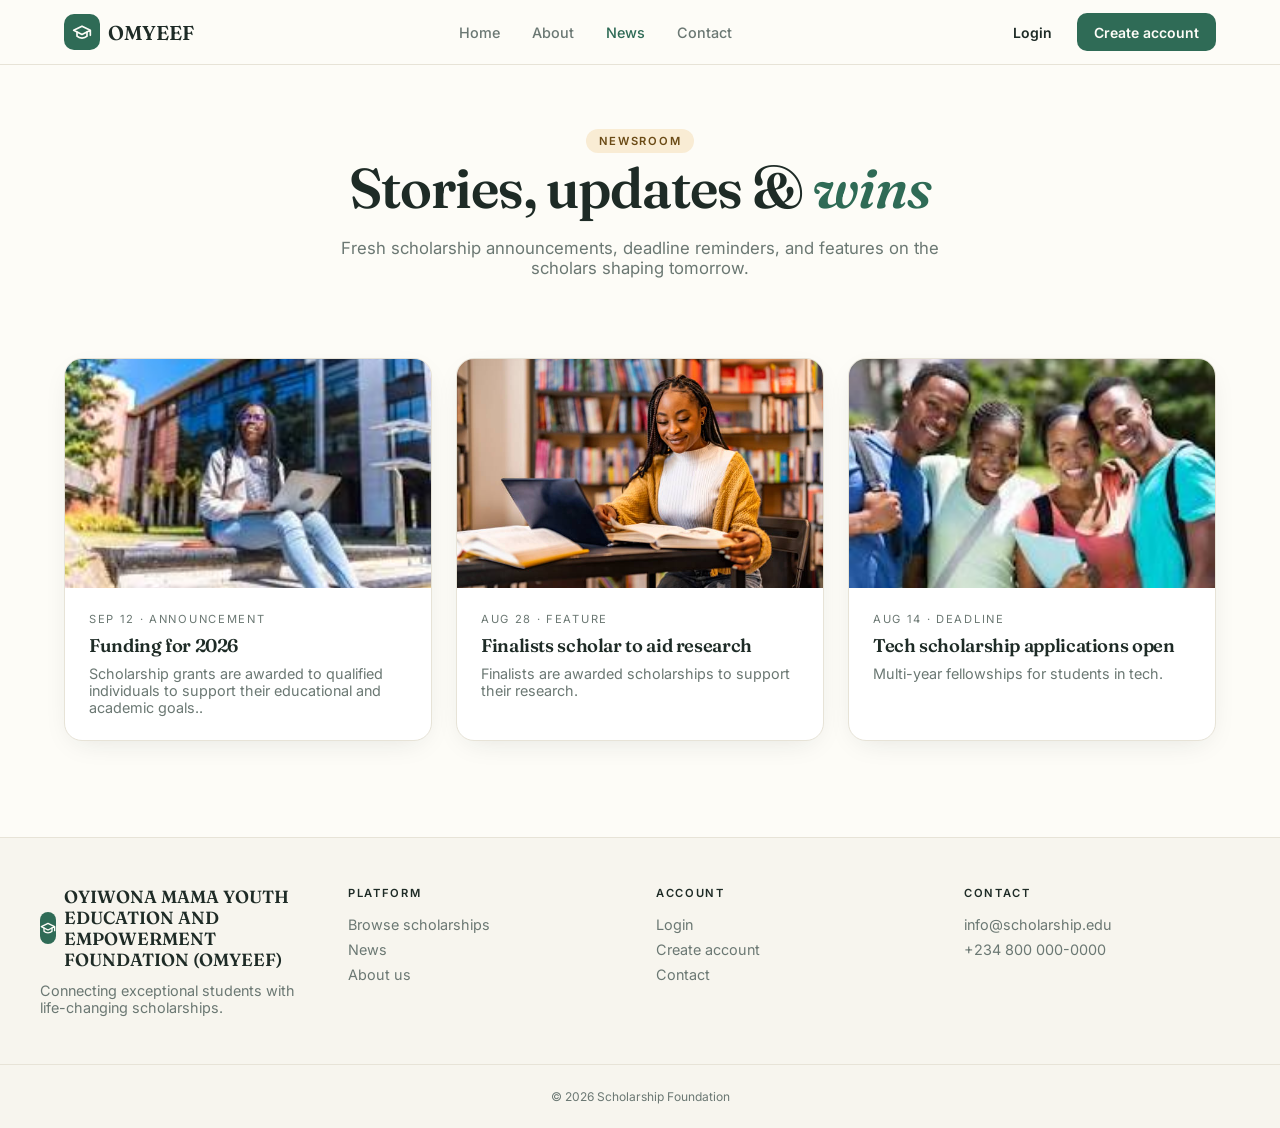
<file: news.html>
<!doctype html>
<html lang="en">
<head>
<meta charset="utf-8" />
<meta name="viewport" content="width=device-width, initial-scale=1" />
<title>News — OMYEEF</title>
<meta name="description" content="Latest news, scholarship announcements and student stories from Luminary." />
<link rel="preconnect" href="https://fonts.googleapis.com" />
<link rel="preconnect" href="https://fonts.gstatic.com" crossorigin />
<link rel="stylesheet" href="https://fonts.googleapis.com/css2?family=Fraunces:opsz,wght@9..144,400;9..144,500;9..144,600;9..144,700&family=Inter:wght@400;500;600;700&display=swap" />
<link rel="stylesheet" href="styles.css" />
</head>
<body>
<header class="header">
  <div class="container header-inner">
    <a href="index.html" class="brand"><span class="brand-mark"><svg width="20" height="20" viewBox="0 0 24 24" fill="none" stroke="currentColor" stroke-width="2" stroke-linecap="round" stroke-linejoin="round"><path d="M22 10v6M2 10l10-5 10 5-10 5z"/><path d="M6 12v5c3 3 9 3 12 0v-5"/></svg></span><span class="brand-name">OMYEEF</span></a>
    <nav class="nav-desktop" data-nav>
      <a href="index.html">Home</a><a href="about.html">About</a><a href="news.html">News</a><a href="contact.html">Contact</a>
    </nav>
    <div class="header-cta">
      <a href="login.html" class="btn btn-ghost">Login</a>
      <a href="signup.html" class="btn btn-primary">Create account</a>
    </div>
    <button class="menu-toggle" data-menu-toggle aria-label="Open menu" aria-expanded="false">
      <svg class="icon-open" viewBox="0 0 24 24" fill="none" stroke="currentColor" stroke-width="2" stroke-linecap="round" stroke-linejoin="round"><line x1="3" y1="6" x2="21" y2="6"/><line x1="3" y1="12" x2="21" y2="12"/><line x1="3" y1="18" x2="21" y2="18"/></svg>
      <svg class="icon-close" viewBox="0 0 24 24" fill="none" stroke="currentColor" stroke-width="2" stroke-linecap="round" stroke-linejoin="round" style="display:none"><line x1="18" y1="6" x2="6" y2="18"/><line x1="6" y1="6" x2="18" y2="18"/></svg>
    </button>
  </div>
  <div class="nav-mobile" data-mobile-nav data-nav>
    <div class="container">
      <a href="index.html">Home</a><a href="about.html">About</a><a href="news.html">News</a><a href="contact.html">Contact</a>
      <div class="nav-mobile-cta"><a href="login.html" class="btn btn-outline">Login</a><a href="signup.html" class="btn btn-primary">Create account</a></div>
    </div>
  </div>
</header>
<section class="container page-hero">
  <span class="badge">Newsroom</span>
  <h1>Stories, updates & <em style="color:var(--primary);font-style:italic">wins</em></h1>
  <p>Fresh scholarship announcements, deadline reminders, and features on the scholars shaping tomorrow.</p>
</section>
<section class="container">
  <div class="news-grid">
    <article class="news-card">
      <!-- <div class="thumb" style="background:linear-gradient(135deg,#7fb59f,#2f6b56)"></div> -->
      <div class="thumb" style="background-image: url('assets/news3.jpeg'); background-size: cover; background-position: center; background-repeat: no-repeat;"></div> 
      <div class="body">
        <div class="meta">Sep 12 · Announcement</div>
        <h3>Funding for 2026</h3>
        <p>Scholarship grants are awarded to qualified individuals to support their educational and academic goals..</p>
      </div>
    </article>
    <article class="news-card">
      <div class="thumb" style="background-image: url('assets/new2.jpg'); background-size: cover; background-position: center; background-repeat: no-repeat;"></div>
      <div class="body">
        <div class="meta">Aug 28 · Feature</div>
        <h3>Finalists scholar to aid research</h3>
        <p>Finalists are awarded scholarships to support their research.</p>
      </div>
    </article>
    <article class="news-card">
      <div class="thumb" style="background-image: url('assets/news1.jpeg'); background-size: cover; background-position: center; background-repeat: no-repeat;">
        <!-- <img src="assets/news1.jpeg" alt="Students studying together in a bright library" /> -->
      </div>
      <div class="body">
        <div class="meta">Aug 14 · Deadline</div>
        <h3>Tech scholarship applications open</h3>
        <p>Multi-year fellowships for students in tech.</p>
      </div>
    </article>
    <!-- <article class="news-card">
      <div class="thumb" style="background:linear-gradient(135deg,#8a9ac9,#3d5680)"></div>
      <div class="body">
        <div class="meta">Jul 30 · Story</div>
        <h3>From Nairobi to MIT: Amina's path</h3>
        <p>One scholar's journey through the Global STEM Grant.</p>
      </div>
    </article>
    <article class="news-card">
      <div class="thumb" style="background:linear-gradient(135deg,#e0b47a,#c47b5a)"></div>
      <div class="body">
        <div class="meta">Jul 18 · Update</div>
        <h3>New mentorship platform launches</h3>
        <p>Scholars are now paired with industry mentors from day one.</p>
      </div>
    </article>
    <article class="news-card">
      <div class="thumb"></div>
      <div class="body">
        <div class="meta">Jul 02 · Announcement</div>
        <h3>Expanding to Southeast Asia</h3>
        <p>Six new partner universities across the region.</p>
      </div>
    </article> -->
  </div>
</section>
<footer class="footer">
  <div class="container footer-grid">
    <div>
      <div class="brand"><span class="brand-mark" style="width:32px;height:32px"><svg width="16" height="16" viewBox="0 0 24 24" fill="none" stroke="currentColor" stroke-width="2" stroke-linecap="round" stroke-linejoin="round"><path d="M22 10v6M2 10l10-5 10 5-10 5z"/><path d="M6 12v5c3 3 9 3 12 0v-5"/></svg></span><span class="brand-name" style="font-size:1.1rem">OYIWONA MAMA YOUTH EDUCATION AND EMPOWERMENT FOUNDATION (OMYEEF)</span></div>
      <p class="tagline">Connecting exceptional students with life-changing scholarships.</p>
    </div>
    <div><h4>Platform</h4><ul><li><a href="index.html">Browse scholarships</a></li><li><a href="news.html">News</a></li><li><a href="about.html">About us</a></li></ul></div>
    <div><h4>Account</h4><ul><li><a href="login.html">Login</a></li><li><a href="signup.html">Create account</a></li><li><a href="contact.html">Contact</a></li></ul></div>
    <div><h4>Contact</h4><ul><li>info@scholarship.edu</li><li>+234 800 000-0000</li></ul></div>
  </div>
  <div class="footer-bottom">© <span id="year"></span> Scholarship Foundation</div>
</footer>
<script>document.getElementById('year').textContent = new Date().getFullYear();</script>
<script src="script.js"></script>
</body>
</html>
</file>
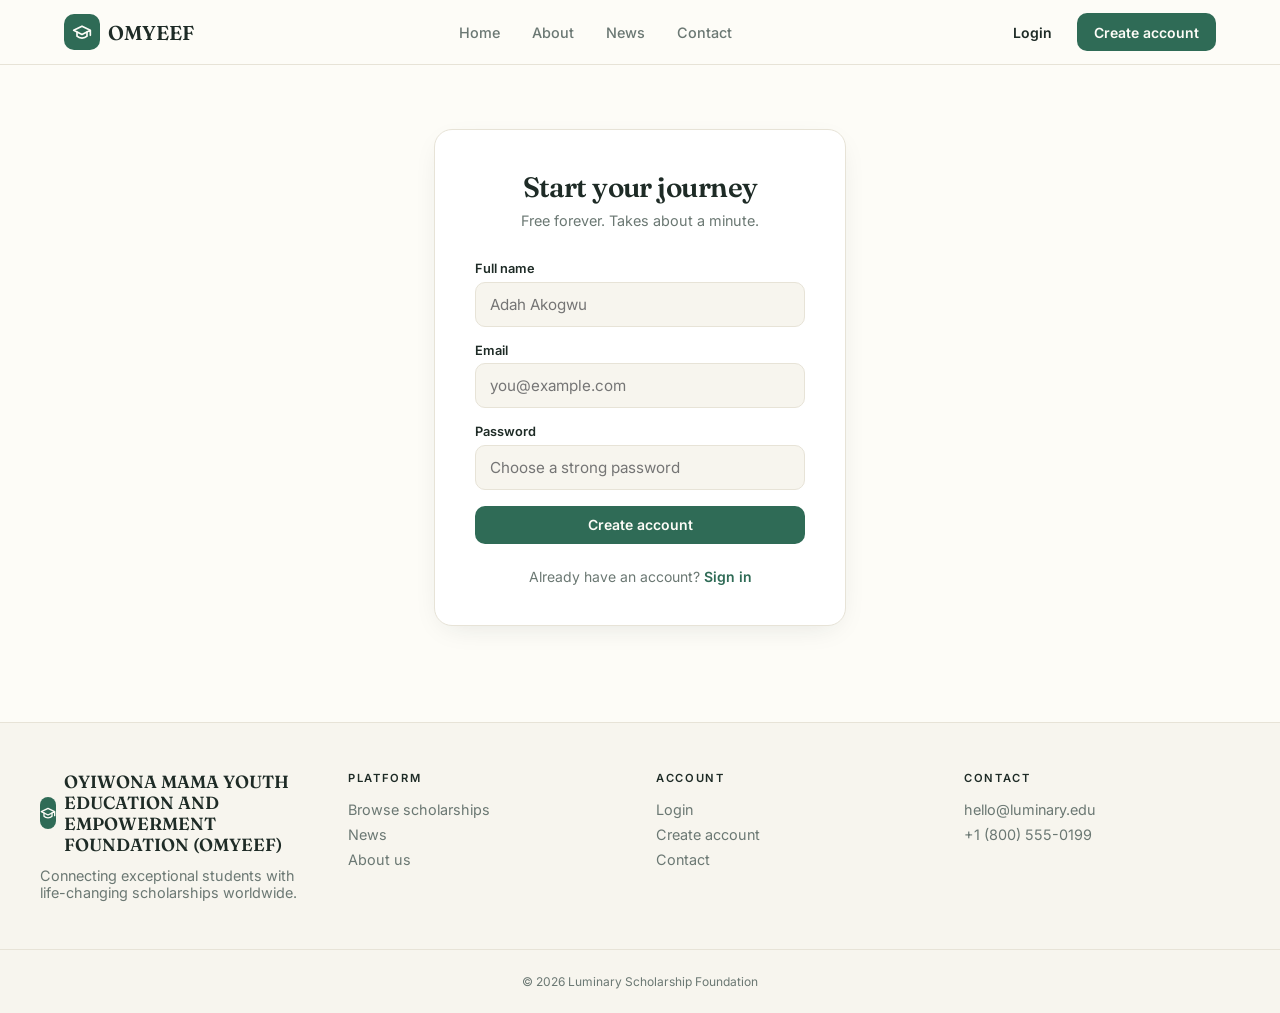
<file: signup.html>
<!doctype html>
<html lang="en">
<head>
<meta charset="utf-8" />
<meta name="viewport" content="width=device-width, initial-scale=1" />
<title>Create account — OMYEEF</title>
<meta name="description" content="Create your free Luminary account and start applying for life-changing scholarships." />
<link rel="preconnect" href="https://fonts.googleapis.com" />
<link rel="preconnect" href="https://fonts.gstatic.com" crossorigin />
<link rel="stylesheet" href="https://fonts.googleapis.com/css2?family=Fraunces:opsz,wght@9..144,400;9..144,500;9..144,600;9..144,700&family=Inter:wght@400;500;600;700&display=swap" />
<link rel="stylesheet" href="styles.css" />
</head>
<body>
<header class="header">
  <div class="container header-inner">
    <a href="index.html" class="brand"><span class="brand-mark"><svg width="20" height="20" viewBox="0 0 24 24" fill="none" stroke="currentColor" stroke-width="2" stroke-linecap="round" stroke-linejoin="round"><path d="M22 10v6M2 10l10-5 10 5-10 5z"/><path d="M6 12v5c3 3 9 3 12 0v-5"/></svg></span><span class="brand-name">OMYEEF</span></a>
    <nav class="nav-desktop" data-nav>
      <a href="index.html">Home</a><a href="about.html">About</a><a href="news.html">News</a><a href="contact.html">Contact</a>
    </nav>
    <div class="header-cta">
      <a href="login.html" class="btn btn-ghost">Login</a>
      <a href="signup.html" class="btn btn-primary">Create account</a>
    </div>
    <button class="menu-toggle" data-menu-toggle aria-label="Open menu" aria-expanded="false">
      <svg class="icon-open" viewBox="0 0 24 24" fill="none" stroke="currentColor" stroke-width="2" stroke-linecap="round" stroke-linejoin="round"><line x1="3" y1="6" x2="21" y2="6"/><line x1="3" y1="12" x2="21" y2="12"/><line x1="3" y1="18" x2="21" y2="18"/></svg>
      <svg class="icon-close" viewBox="0 0 24 24" fill="none" stroke="currentColor" stroke-width="2" stroke-linecap="round" stroke-linejoin="round" style="display:none"><line x1="18" y1="6" x2="6" y2="18"/><line x1="6" y1="6" x2="18" y2="18"/></svg>
    </button>
  </div>
  <div class="nav-mobile" data-mobile-nav data-nav>
    <div class="container">
      <a href="index.html">Home</a><a href="about.html">About</a><a href="news.html">News</a><a href="contact.html">Contact</a>
      <div class="nav-mobile-cta"><a href="login.html" class="btn btn-outline">Login</a><a href="signup.html" class="btn btn-primary">Create account</a></div>
    </div>
  </div>
</header>
<div class="auth-wrap">
  <div class="auth-card">
    <h1>Start your journey</h1>
    <p class="sub">Free forever. Takes about a minute.</p>
    <form data-form>
      <div class="field"><label>Full name</label><input type="text" placeholder="Adah Akogwu" required /></div>
      <div class="field"><label>Email</label><input type="email" placeholder="you@example.com" required /></div>
      <div class="field"><label>Password</label><input type="password" placeholder="Choose a strong password" required /></div>
      <!-- <button type="submit" class="btn btn-primary" style="width:100%; justify-content:center">Create account</button> -->
      <a href="form.html" class="btn btn-primary" style="width:100%; justify-content:center">Create account</a>
    </form>
    <p class="auth-alt">Already have an account? <a href="login.html">Sign in</a></p>
  </div>
</div>
<footer class="footer">
  <div class="container footer-grid">
    <div><div class="brand"><span class="brand-mark" style="width:32px;height:32px"><svg width="16" height="16" viewBox="0 0 24 24" fill="none" stroke="currentColor" stroke-width="2" stroke-linecap="round" stroke-linejoin="round"><path d="M22 10v6M2 10l10-5 10 5-10 5z"/><path d="M6 12v5c3 3 9 3 12 0v-5"/></svg></span><span class="brand-name" style="font-size:1.1rem">OYIWONA MAMA YOUTH EDUCATION AND EMPOWERMENT FOUNDATION (OMYEEF)</span></div><p class="tagline">Connecting exceptional students with life-changing scholarships worldwide.</p></div>
    <div><h4>Platform</h4><ul><li><a href="index.html">Browse scholarships</a></li><li><a href="news.html">News</a></li><li><a href="about.html">About us</a></li></ul></div>
    <div><h4>Account</h4><ul><li><a href="login.html">Login</a></li><li><a href="signup.html">Create account</a></li><li><a href="contact.html">Contact</a></li></ul></div>
    <div><h4>Contact</h4><ul><li>hello@luminary.edu</li><li>+1 (800) 555-0199</li></ul></div>
  </div>
  <div class="footer-bottom">© <span id="year"></span> Luminary Scholarship Foundation</div>
</footer>
<script>document.getElementById('year').textContent = new Date().getFullYear();</script>
<script src="script.js"></script>
</body>
</html>
</file>
<file: styles.css>
/* Luminary — static site styles */
:root {
  --bg: #fdfcf7;
  --surface: #f7f5ee;
  --card: #ffffff;
  --fg: #1e2b26;
  --muted: #6b7873;
  --border: #e7e3d7;
  --primary: #2f6b56;
  --primary-fg: #fdfcf7;
  --accent: #e6b256;
  --accent-soft: rgba(230, 178, 86, 0.22);
  --shadow-soft: 0 8px 30px -12px rgba(30, 43, 38, 0.15);
  --shadow-elegant: 0 20px 50px -20px rgba(47, 107, 86, 0.28);
  --radius: 14px;
  --font-sans: "Inter", ui-sans-serif, system-ui, sans-serif;
  --font-display: "Fraunces", ui-serif, Georgia, serif;
}
* { box-sizing: border-box; margin: 0; padding: 0; }
html, body { background: var(--bg); color: var(--fg); font-family: var(--font-sans); -webkit-font-smoothing: antialiased; }
img { max-width: 100%; display: block; }
a { color: inherit; text-decoration: none; }
h1, h2, h3, h4 { font-family: var(--font-display); letter-spacing: -0.02em; font-weight: 600; }
.container { max-width: 1200px; margin: 0 auto; padding: 0 1.5rem; }
/* ---- Header ---- */
.header {
  position: sticky; top: 0; z-index: 50;
  background: rgba(253, 252, 247, 0.85);
  backdrop-filter: blur(10px);
  border-bottom: 1px solid var(--border);
}
.header-inner { display: flex; align-items: center; justify-content: space-between; height: 64px; gap: 1rem; }
.brand { display: flex; align-items: center; gap: .5rem; min-width: 0; }
.brand-mark {
  display: grid; place-items: center; width: 36px; height: 36px;
  background: var(--primary); color: var(--primary-fg); border-radius: 10px;
}
.brand-name { font-family: var(--font-display); font-size: 1.25rem; font-weight: 600; }
.nav-desktop { display: none; gap: 2rem; align-items: center; }
.nav-desktop a { color: var(--muted); font-size: .9rem; font-weight: 500; transition: color .2s; }
.nav-desktop a:hover, .nav-desktop a.active { color: var(--primary); }
.header-cta { display: none; gap: .5rem; align-items: center; }
.btn { display: inline-flex; align-items: center; gap: .5rem; padding: .6rem 1rem; border-radius: 10px; font-size: .875rem; font-weight: 600; border: 1px solid transparent; cursor: pointer; transition: transform .15s, background .2s; font-family: inherit; }
.btn-primary { background: var(--primary); color: var(--primary-fg); box-shadow: var(--shadow-elegant); }
.btn-primary:hover { transform: translateY(-1px); }
.btn-ghost { color: var(--fg); }
.btn-ghost:hover { background: var(--surface); }
.btn-outline { background: var(--card); border-color: var(--border); color: var(--fg); }
.btn-outline:hover { background: var(--surface); }
.btn-round { border-radius: 999px; padding: .8rem 1.4rem; }
.menu-toggle {
  display: grid; place-items: center; width: 40px; height: 40px;
  background: var(--card); border: 1px solid var(--border); border-radius: 10px; cursor: pointer;
}
.menu-toggle svg { width: 20px; height: 20px; }
.nav-mobile { display: none; border-top: 1px solid var(--border); background: var(--bg); }
.nav-mobile.open { display: block; }
.nav-mobile .container { display: flex; flex-direction: column; padding-top: .75rem; padding-bottom: .75rem; }
.nav-mobile a { padding: .7rem .75rem; border-radius: 8px; font-size: .9rem; font-weight: 500; }
.nav-mobile a:hover { background: var(--surface); }
.nav-mobile a.active { color: var(--primary); }
.nav-mobile-cta { display: grid; grid-template-columns: 1fr 1fr; gap: .5rem; margin-top: .5rem; padding-top: .75rem; border-top: 1px solid var(--border); }
@media (min-width: 768px) {
  .nav-desktop, .header-cta { display: flex; }
  .menu-toggle { display: none; }
  .nav-mobile.open { display: none; }
}
/* ---- Carousel ---- */
.carousel-section { padding-top: 1.5rem; }
.carousel {
  position: relative; overflow: hidden; border-radius: 24px;
  box-shadow: var(--shadow-elegant);
}
.carousel-track { display: flex; transition: transform .6s cubic-bezier(.4,0,.2,1); }
.carousel-slide { min-width: 100%; }
.carousel-slide img { width: 100%; aspect-ratio: 21/9; object-fit: cover; }
.carousel-dots { position: absolute; bottom: 1rem; left: 50%; transform: translateX(-50%); display: flex; gap: .5rem; }
.carousel-dots button {
  width: 8px; height: 8px; border-radius: 999px; border: 0; background: rgba(253, 252, 247, 0.7); cursor: pointer;
  transition: width .3s, background .3s;
}
.carousel-dots button.active { width: 32px; background: var(--primary); }
/* ---- Hero text ---- */
.hero {
  background: linear-gradient(135deg, #fdfcf7 0%, #f5ecd6 100%);
  padding: 4rem 0 4.5rem;
  text-align: center;
}
.badge {
  display: inline-flex; align-items: center; gap: .4rem;
  background: var(--accent-soft); color: #6a4a15;
  padding: .3rem .8rem; border-radius: 999px;
  font-size: .7rem; font-weight: 600; text-transform: uppercase; letter-spacing: .15em;
}
.hero h1 { font-size: clamp(2.5rem, 6vw, 4.5rem); line-height: 1.05; margin-top: 1.5rem; max-width: 900px; margin-inline: auto; }
.hero h1 em { color: var(--primary); font-style: italic; font-weight: 600; }
.hero p.lead { color: var(--muted); font-size: 1.125rem; margin: 1.5rem auto 0; max-width: 560px; }
.hero-actions { display: flex; flex-wrap: wrap; gap: .75rem; justify-content: center; margin-top: 2rem; }
.hero-trust { display: flex; align-items: center; justify-content: center; gap: 1rem; margin-top: 2.5rem; color: var(--muted); font-size: .9rem; }
.avatars { display: flex; }
.avatars span { width: 36px; height: 36px; border-radius: 999px; border: 2px solid var(--bg); margin-left: -.5rem; }
.avatars span:first-child { margin-left: 0; }
.hero-trust strong { color: var(--fg); }
/* ---- Search ---- */
.search-bar {
  margin-top: -1rem;
  background: var(--card);
  border: 1px solid var(--border);
  border-radius: 18px;
  padding: 1rem;
  box-shadow: var(--shadow-soft);
  display: grid; gap: .75rem;
}
.search-bar label {
  display: flex; align-items: center; gap: .5rem;
  background: var(--surface); padding: .65rem .75rem; border-radius: 10px; font-size: .875rem;
}
.search-bar input { background: transparent; border: 0; outline: none; width: 100%; font-family: inherit; font-size: .9rem; color: var(--fg); }
.search-bar input::placeholder { color: var(--muted); }
.search-bar button { background: var(--primary); color: var(--primary-fg); border: 0; padding: .75rem 1.25rem; border-radius: 10px; font-weight: 600; cursor: pointer; font-family: inherit; }
@media (min-width: 768px) {
  .search-bar { grid-template-columns: 1fr 1fr 1fr auto; padding: 1.25rem; }
}
/* ---- Stats ---- */
.stats {
  margin-top: 5rem;
  background: var(--surface);
  border: 1px solid var(--border);
  border-radius: 24px;
  padding: 2rem;
  display: grid; grid-template-columns: repeat(2, 1fr); gap: 2rem;
}
@media (min-width: 768px) { .stats { grid-template-columns: repeat(4, 1fr); } }
.stat-value { font-family: var(--font-display); font-size: 2rem; font-weight: 600; color: var(--primary); }
.stat-label { font-size: .7rem; text-transform: uppercase; letter-spacing: .15em; color: var(--muted); margin-top: .25rem; }
/* ---- Section headings ---- */
.section { margin-top: 6rem; }
.section-head { display: flex; justify-content: space-between; align-items: end; margin-bottom: 2.5rem; gap: 1rem; flex-wrap: wrap; }
.section-head h2 { font-size: clamp(1.75rem, 3vw, 2.25rem); }
.section-head p { color: var(--muted); margin-top: .5rem; }
.section-head a { color: var(--primary); font-weight: 600; font-size: .9rem; }
.section-head a:hover { text-decoration: underline; }
/* ---- Cards / scholarships ---- */
.card-grid { display: grid; gap: 1.5rem; grid-template-columns: 1fr; }
@media (min-width: 768px) { .card-grid { grid-template-columns: repeat(3, 1fr); } }
.card {
  background: var(--card); border: 1px solid var(--border); border-radius: 18px; padding: 1.5rem;
  box-shadow: var(--shadow-soft); transition: transform .2s, box-shadow .2s;
  display: flex; flex-direction: column;
}
.card:hover { transform: translateY(-4px); box-shadow: var(--shadow-elegant); }
.card-head { display: flex; justify-content: space-between; align-items: center; margin-bottom: 1rem; }
.icon-badge { display: grid; place-items: center; width: 44px; height: 44px; background: rgba(47,107,86,.1); color: var(--primary); border-radius: 10px; }
.tag { background: var(--accent-soft); color: #6a4a15; padding: .3rem .6rem; border-radius: 999px; font-size: .65rem; font-weight: 700; text-transform: uppercase; letter-spacing: .15em; }
.card h3 { font-size: 1.25rem; }
.card .desc { color: var(--muted); font-size: .9rem; margin-top: .5rem; flex: 1; }
.card-foot { display: flex; justify-content: space-between; align-items: center; margin-top: 1.5rem; padding-top: 1rem; border-top: 1px solid var(--border); }
.card-foot .value { font-weight: 700; font-size: 1.125rem; }
.card-foot .label { font-size: .65rem; text-transform: uppercase; letter-spacing: .15em; color: var(--muted); margin-top: 2px; }
/* ---- How it works ---- */
.steps { display: grid; gap: 1.5rem; grid-template-columns: 1fr; text-align: center; }
@media (min-width: 768px) { .steps { grid-template-columns: repeat(3, 1fr); } }
.step { background: var(--card); border: 1px solid var(--border); border-radius: 18px; padding: 2rem; }
.step .icon-badge { margin: 0 auto 1rem; width: 48px; height: 48px; border-radius: 999px; }
.step .kicker { font-size: .7rem; font-weight: 600; text-transform: uppercase; letter-spacing: .15em; color: var(--muted); margin-bottom: .25rem; }
/* ---- CTA ---- */
.cta {
  margin-top: 6rem;
  background: linear-gradient(135deg, #fdfcf7 0%, #f5ecd6 100%);
  border: 1px solid var(--border);
  border-radius: 24px; padding: 2.5rem;
  display: grid; gap: 1.5rem; align-items: center;
}
@media (min-width: 768px) { .cta { grid-template-columns: 2fr 1fr; padding: 4rem; } }
.cta h2 { font-size: clamp(1.75rem, 3vw, 2.25rem); }
.cta p { color: var(--muted); margin-top: .75rem; max-width: 560px; }
.cta .actions { display: flex; justify-content: flex-start; }
@media (min-width: 768px) { .cta .actions { justify-content: flex-end; } }
/* ---- Footer ---- */
.footer { margin-top: 6rem; background: var(--surface); border-top: 1px solid var(--border); }
@media (max-width: 767px) {
  .footer { padding: 6rem 20px 20px 20px;}
}
.footer-grid { display: grid; gap: 2rem; padding: 3rem 0; grid-template-columns: 1fr; }
@media (min-width: 768px) { .footer-grid { grid-template-columns: repeat(4, 1fr); } }
.footer h4 { font-family: var(--font-sans); font-size: .7rem; text-transform: uppercase; letter-spacing: .15em; color: var(--fg); margin-bottom: 1rem; font-weight: 600; }
.footer ul { list-style: none; display: flex; flex-direction: column; gap: .5rem; color: var(--muted); font-size: .9rem; }
.footer ul a:hover { color: var(--primary); }
.footer .brand { margin-bottom: .75rem; }
.footer .tagline { color: var(--muted); font-size: .9rem; }
.footer-bottom { border-top: 1px solid var(--border); text-align: center; padding: 1.5rem 0; color: var(--muted); font-size: .75rem; }
/* ---- Generic page hero ---- */
.page-hero { padding: 4rem 0 2rem; text-align: center; }
.page-hero h1 { font-size: clamp(2rem, 5vw, 3.5rem); }
.page-hero p { color: var(--muted); margin: 1rem auto 0; max-width: 640px; font-size: 1.05rem; }
/* ---- About ---- */
.about-grid { display: grid; gap: 3rem; margin-top: 4rem; grid-template-columns: 1fr; align-items: center; }
@media (min-width: 768px) { .about-grid { grid-template-columns: 1fr 1fr; } }
.about-grid img { border-radius: 24px; box-shadow: var(--shadow-elegant); }
.value-grid { display: grid; gap: 1.5rem; grid-template-columns: 1fr; margin-top: 3rem; }
@media (min-width: 768px) { .value-grid { grid-template-columns: repeat(3, 1fr); } }
/* ---- News ---- */
.news-grid { display: grid; gap: 1.5rem; grid-template-columns: 1fr; margin-top: 3rem; }
@media (min-width: 768px) { .news-grid { grid-template-columns: repeat(3, 1fr); } }
.news-card { background: var(--card); border: 1px solid var(--border); border-radius: 18px; overflow: hidden; box-shadow: var(--shadow-soft); transition: transform .2s; }
.news-card:hover { transform: translateY(-4px); }
.news-card .thumb { aspect-ratio: 16/10; background: linear-gradient(135deg, #f5ecd6, #e6b256); }
.news-card .body { padding: 1.5rem; }
.news-card .meta { font-size: .7rem; text-transform: uppercase; letter-spacing: .15em; color: var(--muted); }
.news-card h3 { font-size: 1.15rem; margin-top: .5rem; }
.news-card p { color: var(--muted); font-size: .9rem; margin-top: .5rem; }
/* ---- Contact & Auth forms ---- */
.form-grid { display: grid; gap: 3rem; margin-top: 3rem; grid-template-columns: 1fr; }
@media (min-width: 768px) { .form-grid { grid-template-columns: 1.2fr 1fr; } }
.form-card { background: var(--card); border: 1px solid var(--border); border-radius: 18px; padding: 2rem; box-shadow: var(--shadow-soft); }
.form-card h2 { font-size: 1.5rem; margin-bottom: 1.5rem; }
.field { display: block; margin-bottom: 1rem; }
.field label { display: block; font-size: .8rem; font-weight: 600; margin-bottom: .35rem; color: var(--fg); }
.field input, .field textarea {
  width: 100%; padding: .75rem .9rem; border-radius: 10px; border: 1px solid var(--border);
  background: var(--surface); font-family: inherit; font-size: .95rem; color: var(--fg); outline: none;
  transition: border-color .2s, background .2s;
}
.field input:focus, .field textarea:focus { border-color: var(--primary); background: var(--card); }
.field textarea { min-height: 140px; resize: vertical; }
.form-card .btn-primary { width: 100%; justify-content: center; }
.info-list { list-style: none; display: flex; flex-direction: column; gap: 1.25rem; }
.info-list li { display: flex; gap: .75rem; align-items: flex-start; }
.info-list .icon-badge { width: 40px; height: 40px; flex-shrink: 0; }
.info-list strong { display: block; font-size: .95rem; }
.info-list span { color: var(--muted); font-size: .9rem; }
/* ---- Auth ---- */
.auth-wrap { max-width: 460px; margin: 4rem auto; padding: 0 1.5rem; }
.auth-card {
  background: var(--card);
  border: 1px solid var(--border);
  border-radius: 18px;
  padding: 2.5rem;
  box-shadow: var(--shadow-soft);
}
.auth-card h1 { font-size: 1.75rem; text-align: center; }
.auth-card .sub { text-align: center; color: var(--muted); margin: .5rem 0 2rem; font-size: .9rem; }
.auth-alt { text-align: center; margin-top: 1.5rem; font-size: .875rem; color: var(--muted); }
.auth-alt a { color: var(--primary); font-weight: 600; }
.auth-alt a:hover { text-decoration: underline; }
</file>
